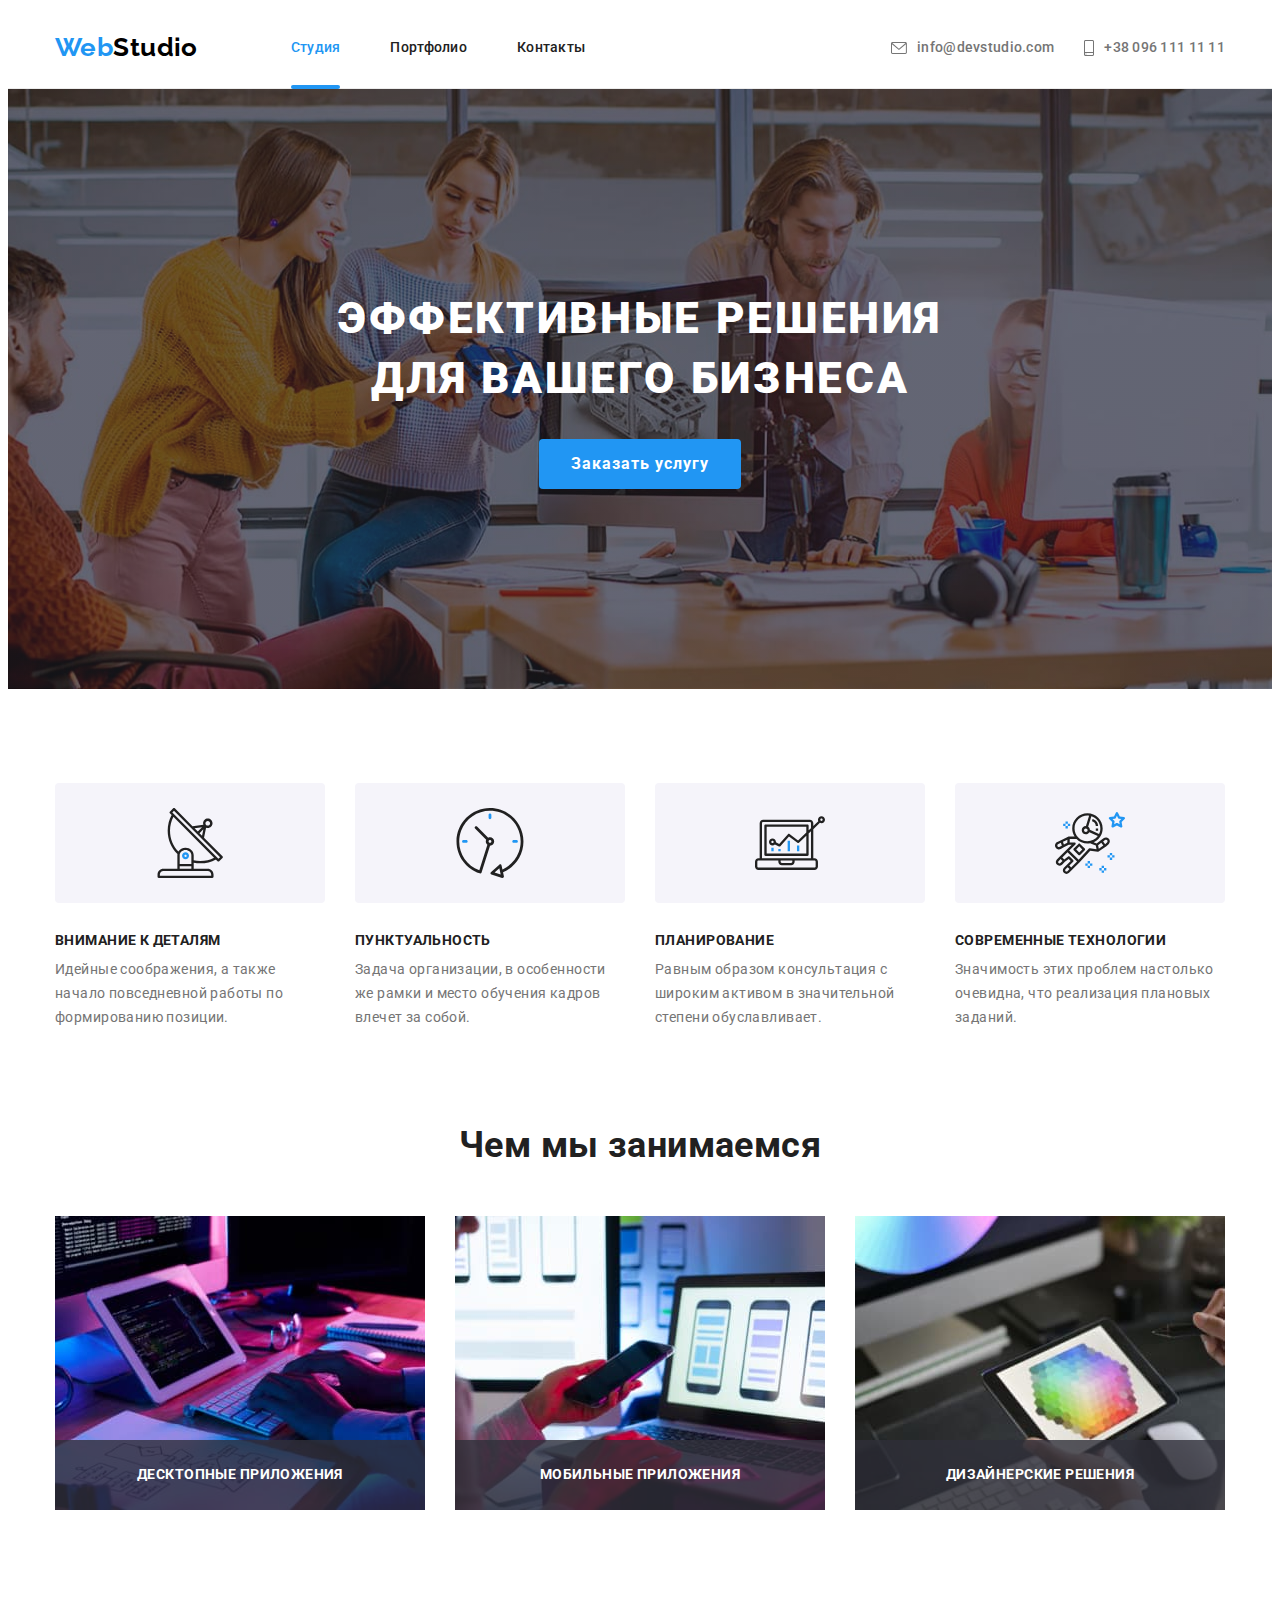
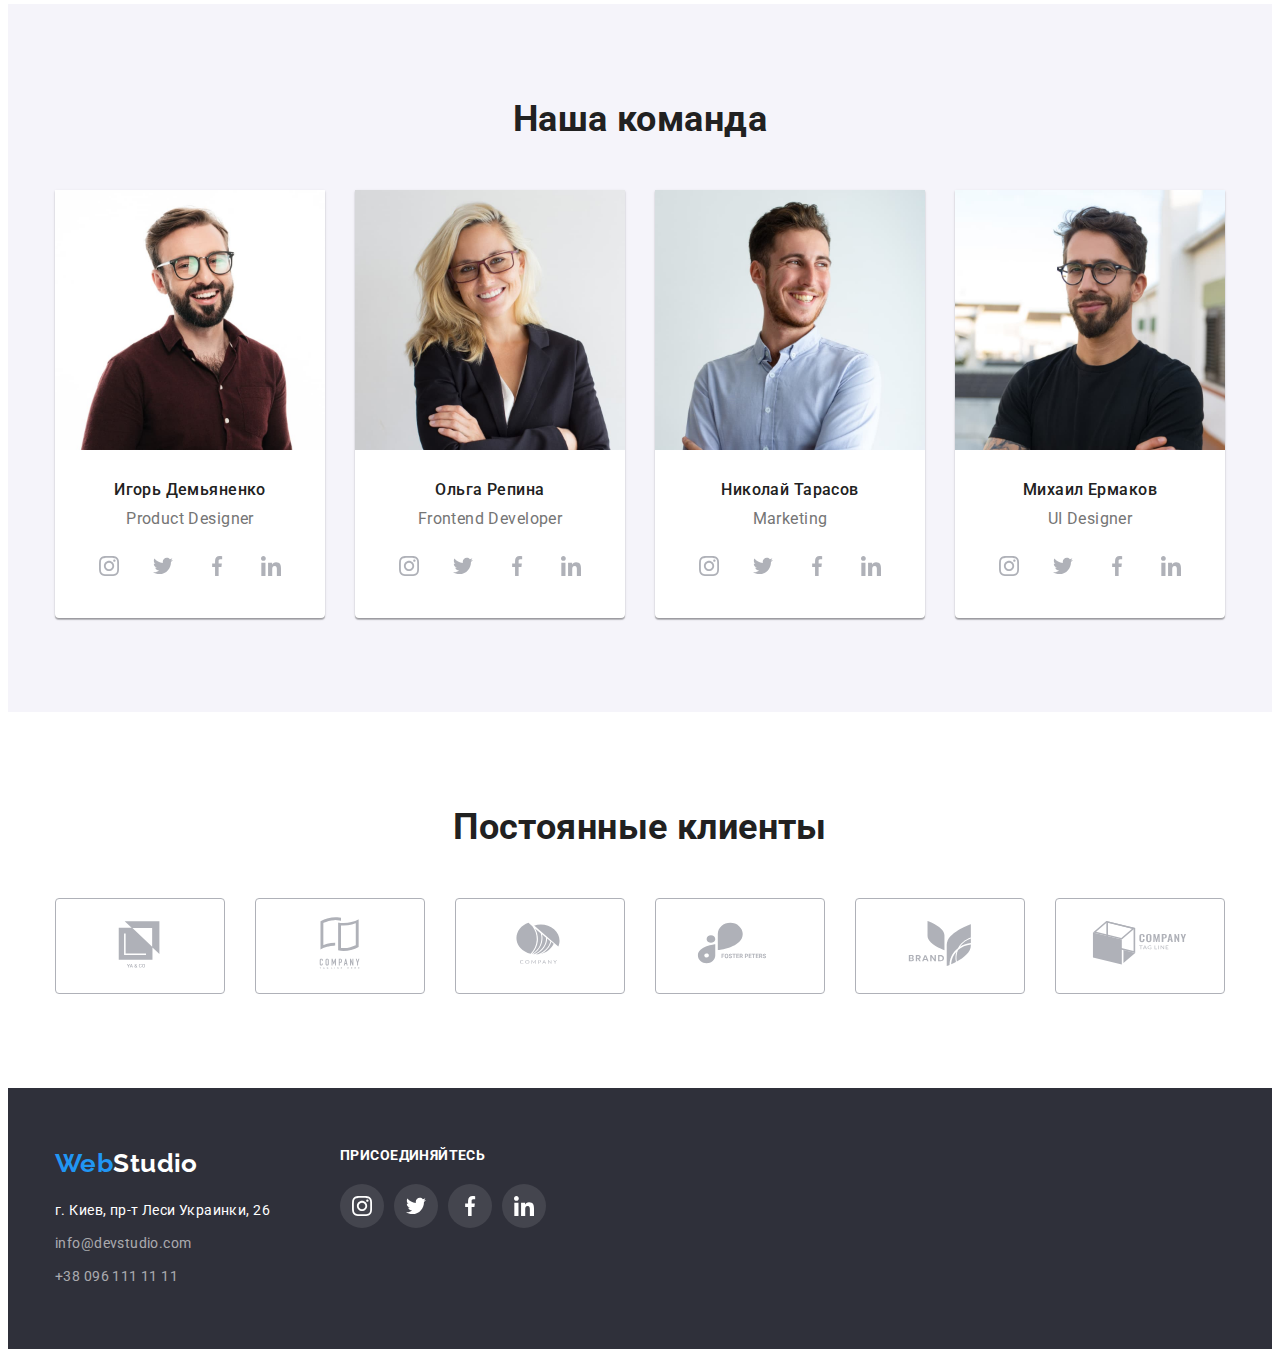
<file: index.html>
<!DOCTYPE html>
<html lang="ru">
  <head>
    <meta charset="UTF-8" />
    <meta http-equiv="X-UA-Compatible" content="IE=edge" />
    <meta name="viewport" content="width=device-width, initial-scale=1.0" />
    <title>Home Work-5</title>

    <!-- FONTS -->
    <link rel="preconnect" href="https://fonts.googleapis.com" />
    <link rel="preconnect" href="https://fonts.gstatic.com" crossorigin />
    <link
      href="https://fonts.googleapis.com/css2?family=Raleway:wght@700&family=Roboto:wght@400;500;700;900&display=swap"
      rel="stylesheet"
    />

    <!-- NOMALIZE -->
    <link
      rel="stylesheet"
      href="https://cdnjs.cloudflare.com/ajax/libs/modern-normalize/1.1.0/modern-normalize.min.css"
      integrity="sha512-wpPYUAdjBVSE4KJnH1VR1HeZfpl1ub8YT/NKx4PuQ5NmX2tKuGu6U/JRp5y+Y8XG2tV+wKQpNHVUX03MfMFn9Q=="
      crossorigin="anonymous"
      referrerpolicy="no-referrer"
    />
    <link rel="stylesheet" href="./css/styles.css" />
  </head>

  <body>
    <!-- header -->
    <header class="header">
      <div class="container">
        <div class="header-inner">
          <!-- nav -->
          <nav class="navigation">
            <a class="logo" href="./index.html" lang="en"
              >Web<span class="logo-header">Studio</span></a
            >
            <ul class="navigation-list list">
              <li class="navigation-item">
                <a class="navigation-link current" href="./index.html">Студия</a>
              </li>
              <li class="navigation-item">
                <a class="navigation-link" href="./portfolio.html">Портфолио</a>
              </li>
              <li class="navigation-item">
                <a class="navigation-link" href="#footer" title="контакти"
                  >Контакты</a
                >
              </li>
            </ul>
          </nav>
          <ul class="auth-nav list">
            <li class="auth-item">
              <a class="auth-link" href="mailto:info@devstudio.com">
                <svg class="auth-link-icon" width="16" height="12">
                  <use href="./images/icons.svg#icon-envelope"></use>
                </svg>
                info@devstudio.com
              </a>
            </li>
            <li class="auth-item">
              <a class="auth-link" href="tel:+380961111111">
                <svg class="auth-link-icon" width="10" height="16">
                  <use href="./images/icons.svg#icon-smartphone"></use>
                </svg>
                +38 096 111 11 11
              </a>
            </li>
          </ul>
        </div>
      </div>
    </header>
    <main>
      <!--section Hero -->
      <section class="hero">
        <div class="container">
          <div class="hero-inner">
            <h1 class="hero-title">
              Эффективные решения <br />
              для вашего бизнеса
            </h1>

            <button class="btn hero-btn" type="button" data-modal-open>
              Заказать услугу
            </button>
          </div>
        </div>
      </section>

      <!-- section specifics-->
      <section class="section specifics">
        <div class="container">
          <h2 class="visually-hidden">Особенности</h2>
          <ul class="specifics-list list">
            <li class="specifics-item">
              <div class="specifics-icon">
                <svg class="icon" width="70" height="70">
                  <use href="./images/icons.svg#icon-antenna"></use>
                </svg>
              </div>
              <h3 class="specifics-title">Внимание к деталям</h3>
              <p class="specifics-description">
                Идейные соображения, а также начало повседневной работы по
                формированию позиции.
              </p>
            </li>
            <li class="specifics-item">
              <div class="specifics-icon">
                <svg class="icon" width="70" height="70">
                  <use href="./images/icons.svg#icon-clock"></use>
                </svg>
              </div>
              <h3 class="specifics-title">Пунктуальность</h3>
              <p class="specifics-description">
                Задача организации, в особенности же рамки и место обучения
                кадров влечет за собой.
              </p>
            </li>
            <li class="specifics-item">
              <div class="specifics-icon">
                <svg class="icon" width="70" height="70">
                  <use href="./images/icons.svg#icon-diagram"></use>
                </svg>
              </div>
              <h3 class="specifics-title">Планирование</h3>
              <p class="specifics-description">
                Равным образом консультация с широким активом в значительной
                степени обуславливает.
              </p>
            </li>
            <li class="specifics-item">
              <div class="specifics-icon">
                <svg class="icon" width="70" height="70">
                  <use href="./images/icons.svg#icon-astronaut"></use>
                </svg>
              </div>
              <h3 class="specifics-title">Современные технологии</h3>
              <p class="specifics-description">
                Значимость этих проблем настолько очевидна, что реализация
                плановых заданий.
              </p>
            </li>
          </ul>
        </div>
      </section>

      <!-- what we do  -->
      <section class="section wedo">
        <div class="container">
          <h2 class="section-title">Чем мы занимаемся</h2>
          <ul class="wedo-list list">
            <li class="wedo-item">
              <a href="" class="wedo-link">
                <img
                  src="./images/img.jpg"
                  width="370"
                  height="294"
                  alt="Фото 1 Чем мы занимаемся"
                />
                <div class="wedo-link-description">
                  <h3 class="wedo-link-text">Десктопные приложения</h3>
                </div>
              </a>
            </li>
            <li class="wedo-item">
              <a href="" class="wedo-link">
                <img
                  src="./images/img-1.jpg"
                  width="370"
                  height="294"
                  alt="Фото 2 Чем мы занимаемся"
                />
                <div class="wedo-link-description">
                  <h3 class="wedo-link-text">Мобильные приложения</h3>
                </div>
              </a>
            </li>
            <li class="wedo-item">
              <a href="" class="wedo-link">
                <img
                  src="./images/img-2.jpg"
                  width="370"
                  height="294"
                  alt="Фото 3 Чем мы занимаемся"
                />
                <div class="wedo-link-description">
                  <h3 class="wedo-link-text">Дизайнерские решения</h3>
                </div>
              </a>
            </li>
          </ul>
        </div>
      </section>

      <!-- section team -->
      <section class="section team">
        <div class="container">
          <h2 class="section-title">Наша команда</h2>
          <ul class="team-list list">
            <li class="team-item">
              <img
                class="foto"
                src="./images/team/img.jpg"
                width="270"
                height="260"
                alt="Игорь Демьяненко"
              />
              <div class="team-content">
                <h3 class="team-name">Игорь Демьяненко</h3>
                <p class="team-position" lang="en">Product Designer</p>
                <ul class="soc-list list">
                  <li class="soc-item">
                    <a
                      href="https://www.instagram.com"
                      target="_blank"
                      class="soc-link"
                    >
                      <svg class="team-link-icon" width="20" height="20">
                        <use href="./images/icons.svg#icon-instagram"></use>
                      </svg>
                    </a>
                  </li>
                  <li class="soc-item">
                    <a
                      href="https://twitter.com"
                      target="_blank"
                      class="soc-link"
                    >
                      <svg class="team-link-icon" width="20" height="20">
                        <use href="./images/icons.svg#icon-twitter"></use>
                      </svg>
                    </a>
                  </li>
                  <li class="soc-item">
                    <a
                      href="https://www.facebook.com"
                      target="_blank"
                      class="soc-link"
                    >
                      <svg class="team-link-icon" width="20" height="20">
                        <use href="./images/icons.svg#icon-facebook"></use>
                      </svg>
                    </a>
                  </li>
                  <li class="soc-item">
                    <a
                      href="https://www.linkedin.com"
                      target="_blank"
                      class="soc-link"
                    >
                      <svg class="team-link-icon" width="20" height="20">
                        <use href="./images/icons.svg#icon-linkedin"></use>
                      </svg>
                    </a>
                  </li>
                </ul>
              </div>
            </li>
            <li class="team-item">
              <img
                class="foto"
                src="./images/team/img-1.jpg"
                width="270"
                height="260"
                alt="Ольга Репина"
              />
              <div class="team-content">
                <h3 class="team-name">Ольга Репина</h3>
                <p class="team-position" lang="en">Frontend Developer</p>
                <ul class="soc-list list">
                  <li class="soc-item">
                    <a
                      href="https://www.instagram.com"
                      target="_blank"
                      class="soc-link"
                    >
                      <svg class="team-link-icon" width="20" height="20">
                        <use href="./images/icons.svg#icon-instagram"></use>
                      </svg>
                    </a>
                  </li>
                  <li class="soc-item">
                    <a
                      href="https://twitter.com"
                      target="_blank"
                      class="soc-link"
                    >
                      <svg class="team-link-icon" width="20" height="20">
                        <use href="./images/icons.svg#icon-twitter"></use>
                      </svg>
                    </a>
                  </li>
                  <li class="soc-item">
                    <a
                      href="https://www.facebook.com"
                      target="_blank"
                      class="soc-link"
                    >
                      <svg class="team-link-icon" width="20" height="20">
                        <use href="./images/icons.svg#icon-facebook"></use>
                      </svg>
                    </a>
                  </li>
                  <li class="soc-item">
                    <a
                      href="https://www.linkedin.com"
                      target="_blank"
                      class="soc-link"
                    >
                      <svg class="team-link-icon" width="20" height="20">
                        <use href="./images/icons.svg#icon-linkedin"></use>
                      </svg>
                    </a>
                  </li>
                </ul>
              </div>
            </li>
            <li class="team-item">
              <img
                class="foto"
                src="./images/team/img-2.jpg"
                width="270"
                height="260"
                alt="Николай Тарасов"
              />
              <div class="team-content">
                <h3 class="team-name">Николай Тарасов</h3>
                <p class="team-position" lang="en">Marketing</p>
                <ul class="soc-list list">
                  <li class="soc-item">
                    <a
                      href="https://www.instagram.com"
                      target="_blank"
                      class="soc-link"
                    >
                      <svg class="team-link-icon" width="20" height="20">
                        <use href="./images/icons.svg#icon-instagram"></use>
                      </svg>
                    </a>
                  </li>
                  <li class="soc-item">
                    <a
                      href="https://twitter.com"
                      target="_blank"
                      class="soc-link"
                    >
                      <svg class="team-link-icon" width="20" height="20">
                        <use href="./images/icons.svg#icon-twitter"></use>
                      </svg>
                    </a>
                  </li>
                  <li class="soc-item">
                    <a
                      href="https://www.facebook.com"
                      target="_blank"
                      class="soc-link"
                    >
                      <svg class="team-link-icon" width="20" height="20">
                        <use href="./images/icons.svg#icon-facebook"></use>
                      </svg>
                    </a>
                  </li>
                  <li class="soc-item">
                    <a
                      href="https://www.linkedin.com"
                      target="_blank"
                      class="soc-link"
                    >
                      <svg class="team-link-icon" width="20" height="20">
                        <use href="./images/icons.svg#icon-linkedin"></use>
                      </svg>
                    </a>
                  </li>
                </ul>
              </div>
            </li>
            <li class="team-item">
              <img
                class="foto"
                src="./images/team/img-3.jpg"
                width="270"
                height="260"
                alt="Михаил Ермаков"
              />
              <div class="team-content">
                <h3 class="team-name">Михаил Ермаков</h3>
                <p class="team-position" lang="en">UI Designer</p>
                <ul class="soc-list list">
                  <li class="soc-item">
                    <a
                      href="https://www.instagram.com"
                      target="_blank"
                      class="soc-link"
                    >
                      <svg class="team-link-icon" width="20" height="20">
                        <use href="./images/icons.svg#icon-instagram"></use>
                      </svg>
                    </a>
                  </li>
                  <li class="soc-item">
                    <a
                      href="https://twitter.com"
                      target="_blank"
                      class="soc-link"
                    >
                      <svg class="team-link-icon" width="20" height="20">
                        <use href="./images/icons.svg#icon-twitter"></use>
                      </svg>
                    </a>
                  </li>
                  <li class="soc-item">
                    <a
                      href="https://www.facebook.com"
                      target="_blank"
                      class="soc-link"
                    >
                      <svg class="team-link-icon" width="20" height="20">
                        <use href="./images/icons.svg#icon-facebook"></use>
                      </svg>
                    </a>
                  </li>
                  <li class="soc-item">
                    <a
                      href="https://www.linkedin.com"
                      target="_blank"
                      class="soc-link"
                    >
                      <svg class="team-link-icon" width="20" height="20">
                        <use href="./images/icons.svg#icon-linkedin"></use>
                      </svg>
                    </a>
                  </li>
                </ul>
              </div>
            </li>
          </ul>
        </div>
      </section>

      <!-- Customers -->
      <section class="customers section">
        <div class="container">
          <h2 class="section-title">Постоянные клиенты</h2>
          <ul class="customers-list list">
            <li class="customers-item">
              <a href="#" class="customers-link">
                <svg class="team-link-icon" width="106" height="60">
                  <use href="./images/icons.svg#icon-Logo1"></use>
                </svg>
              </a>
            </li>
            <li class="customers-item">
              <a href="#" class="customers-link">
                <svg class="team-link-icon" width="106" height="60">
                  <use href="./images/icons.svg#icon-Logo2"></use>
                </svg>
              </a>
            </li>
            <li class="customers-item">
              <a href="#" class="customers-link">
                <svg class="team-link-icon" width="106" height="60">
                  <use href="./images/icons.svg#icon-Logo3"></use>
                </svg>
              </a>
            </li>
            <li class="customers-item">
              <a href="#" class="customers-link">
                <svg class="team-link-icon" width="106" height="60">
                  <use href="./images/icons.svg#icon-Logo4"></use>
                </svg>
              </a>
            </li>
            <li class="customers-item">
              <a href="#" class="customers-link">
                <svg class="team-link-icon" width="106" height="60">
                  <use href="./images/icons.svg#icon-Logo5"></use>
                </svg>
              </a>
            </li>
            <li class="customers-item">
              <a href="#" class="customers-link">
                <svg class="team-link-icon" width="106" height="60">
                  <use href="./images/icons.svg#icon-Logo6"></use>
                </svg>
              </a>
            </li>
          </ul>
        </div>
      </section>
    </main>

    <!-- footer -->
    <footer class="footer" id="footer">
      <div class="footer-container container">
        <div class="footer-address">
          <a class="logo" href="./index.html"
            >Web<span class="logo-footer">Studio</span></a
          >
          <address class="address">
            <a
              class="link"
              href="https://goo.gl/maps/6HANdDSxnNxps1i66"
              target="_blank"
              >г. Киев, пр-т Леси Украинки, 26</a
            >
            <ul class="footer-list list">
              <li class="item">
                <a class="link" href="mailto:info@devstudio.com"
                  >info@devstudio.com</a
                >
              </li>
              <li class="item">
                <a class="link" href="tel:+380961111111">+38 096 111 11 11</a>
              </li>
            </ul>
          </address>
        </div>
        <div class="footer-soc">
          <b class="footer-soc-text">присоединяйтесь</b>
          <ul class="soc-list list">
            <li class="soc-item">
              <a
                href="https://www.instagram.com"
                target="_blank"
                class="soc-link"
              >
                <svg class="team-link-icon" width="20" height="20">
                  <use href="./images/icons.svg#icon-instagram"></use>
                </svg>
              </a>
            </li>
            <li class="soc-item">
              <a href="https://twitter.com" target="_blank" class="soc-link">
                <svg class="team-link-icon" width="20" height="20">
                  <use href="./images/icons.svg#icon-twitter"></use>
                </svg>
              </a>
            </li>
            <li class="soc-item">
              <a
                href="https://www.facebook.com"
                target="_blank"
                class="soc-link"
              >
                <svg class="team-link-icon" width="20" height="20">
                  <use href="./images/icons.svg#icon-facebook"></use>
                </svg>
              </a>
            </li>
            <li class="soc-item">
              <a
                href="https://www.linkedin.com"
                target="_blank"
                class="soc-link"
              >
                <svg class="team-link-icon" width="20" height="20">
                  <use href="./images/icons.svg#icon-linkedin"></use>
                </svg>
              </a>
            </li>
          </ul>
        </div>
      </div>
    </footer>

    <!-- MODAL -->
    <div class="modal-backdrop is-hidden" data-modal>
      <div class="modal">
        <button class="modal-close" data-modal-close>
          <svg class="modal-close-icon" width="18" height="18">
            <use href="./images/icons.svg#icon-close"></use>
          </svg>
        </button>
      </div>
    </div>

    <!-- JS -->
    <script src="./js/modal.js"></script>
  </body>
</html>
</file>
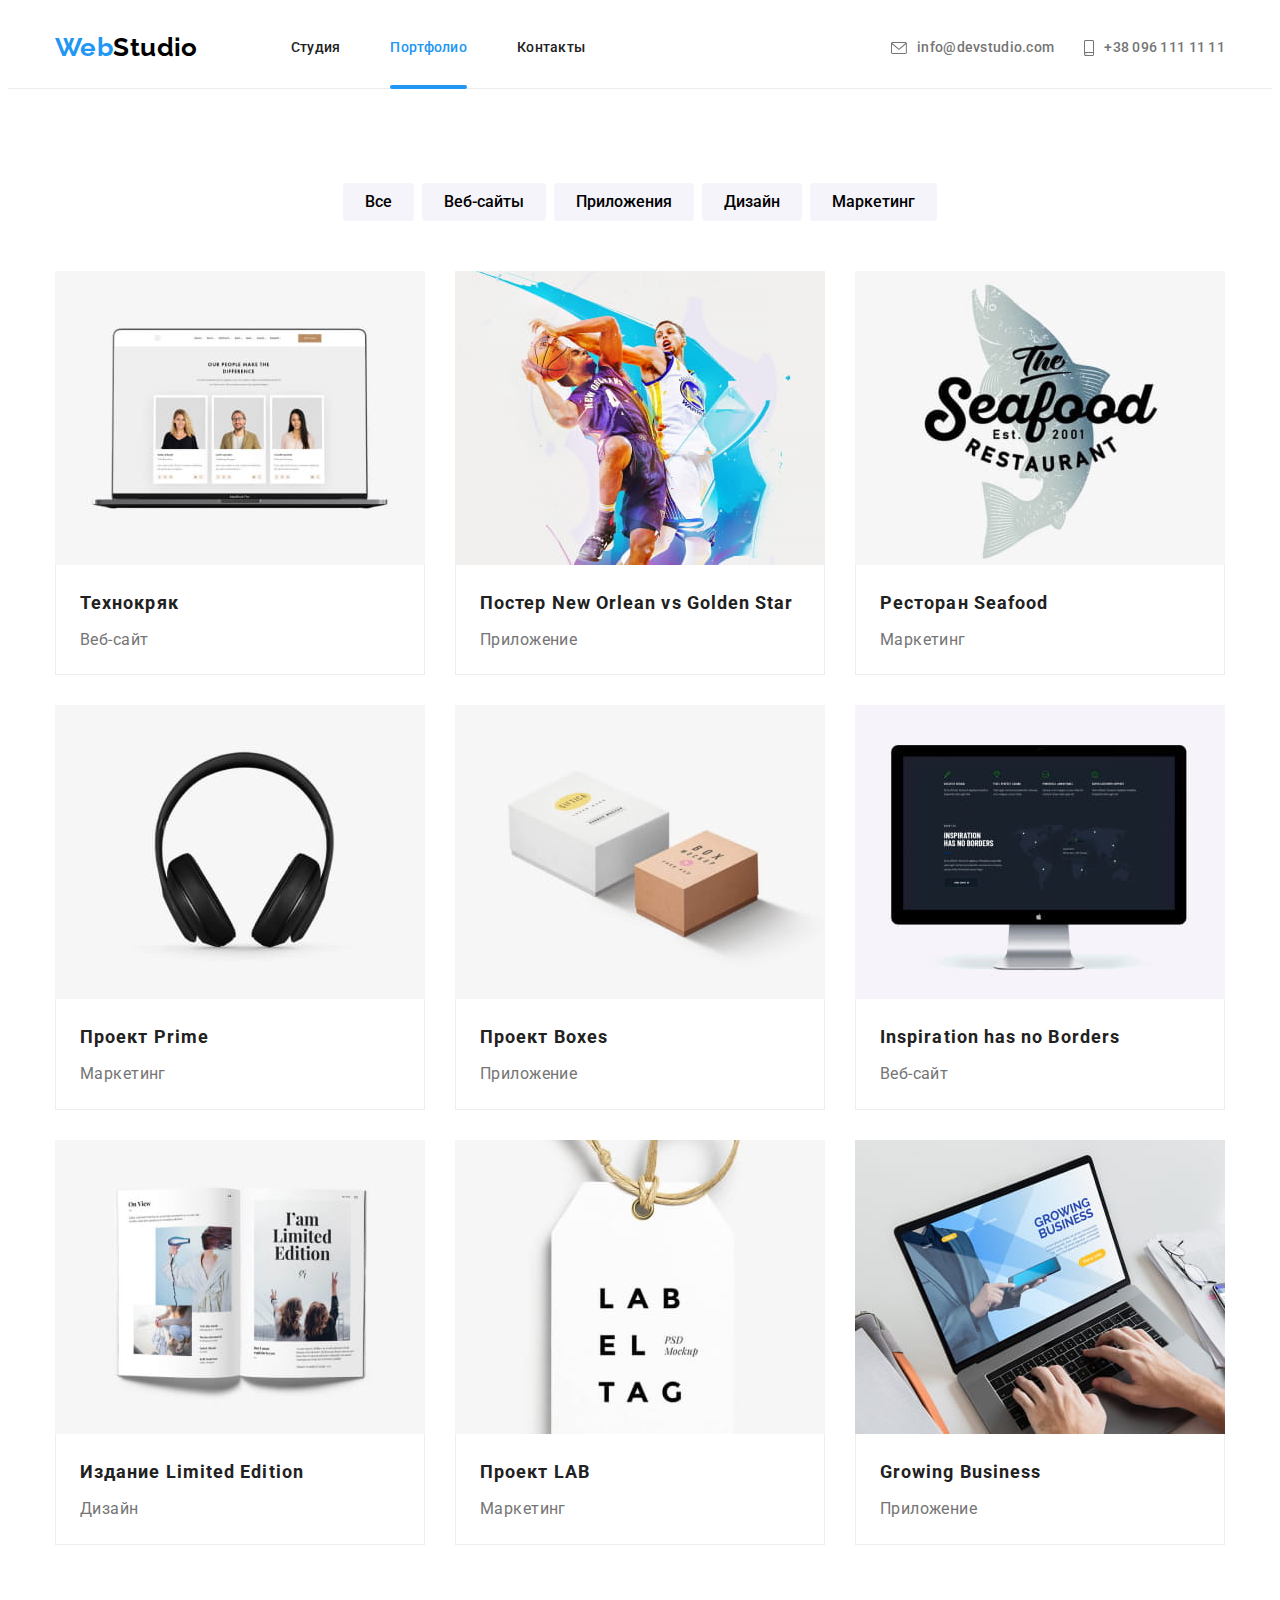
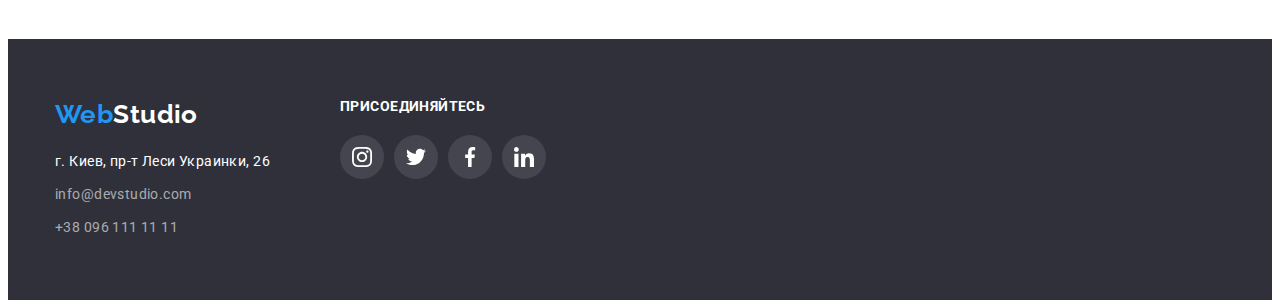
<file: portfolio.html>
<!DOCTYPE html>
<html lang="ru">
  <head>
    <meta charset="UTF-8" />
    <meta http-equiv="X-UA-Compatible" content="IE=edge" />
    <meta name="viewport" content="width=device-width, initial-scale=1.0" />
    <!-- fonts -->
    <link rel="preconnect" href="https://fonts.googleapis.com" />
    <link rel="preconnect" href="https://fonts.gstatic.com" crossorigin />
    <link
      href="https://fonts.googleapis.com/css2?family=Raleway:wght@700&family=Roboto:wght@400;500;700;900&display=swap"
      rel="stylesheet"
    />
    <link
      rel="stylesheet"
      href="https://cdnjs.cloudflare.com/ajax/libs/modern-normalize/1.1.0/modern-normalize.min.css"
      integrity="sha512-wpPYUAdjBVSE4KJnH1VR1HeZfpl1ub8YT/NKx4PuQ5NmX2tKuGu6U/JRp5y+Y8XG2tV+wKQpNHVUX03MfMFn9Q=="
      crossorigin="anonymous"
      referrerpolicy="no-referrer"
    />
    <title>Portfolio</title>
    <link rel="stylesheet" href="./css/styles.css" />
  </head>

  <body>
    <!-- header -->
    <header class="header">
      <div class="container">
        <div class="header-inner">
          <!-- nav -->
          <nav class="navigation">
            <a class="logo" href="./index.html" title="web studio" lang="en"
              >Web<span class="logo-header">Studio</span></a
            >
            <ul class="navigation-list list">
              <li class="navigation-item">
                <a class="navigation-link" href="./index.html">Студия</a>
              </li>
              <li class="navigation-item">
                <a class="navigation-link current" href="./portfolio.html">Портфолио</a>
              </li>
              <li class="navigation-item">
                <a class="navigation-link" href="#footer" title="контакти"
                  >Контакты</a
                >
              </li>
            </ul>
          </nav>
          <ul class="auth-nav list">
            <li class="auth-item">
              <a class="auth-link" href="mailto:info@devstudio.com">
                <svg class="auth-link-icon" width="16" height="12">
                  <use href="./images/icons.svg#icon-envelope"></use>
                </svg>
                info@devstudio.com
              </a>
            </li>
            <li class="auth-item">
              <a class="auth-link" href="tel:+380961111111">
                <svg class="auth-link-icon" width="10" height="16">
                  <use href="./images/icons.svg#icon-smartphone"></use>
                </svg>
                +38 096 111 11 11
              </a>
            </li>
          </ul>
        </div>
      </div>
    </header>
    <!-- main -->
    <main>
      <!-- section portfolio -->
      <section class="portfolio section">
        <div class="container">
          <!-- menu button -->
          <h2 hidden>Портфолио</h2>
          <menu class="portfolio-menu list">
            <li class="menu-item">
              <button class="btn portfolio-btn" type="button">Все</button>
            </li>
            <li class="menu-item">
              <button class="btn portfolio-btn" type="button">Веб-сайты</button>
            </li>
            <li class="menu-item">
              <button class="btn portfolio-btn" type="button">
                Приложения
              </button>
            </li>
            <li class="menu-item">
              <button class="btn portfolio-btn" type="button">Дизайн</button>
            </li>
            <li class="menu-item">
              <button class="btn portfolio-btn" type="button">Маркетинг</button>
            </li>
          </menu>

          <!-- list portfolio -->
          <ul class="portfolio-list list">
            <li class="portfolio-item">
              <a href="" class="portfolio-link">
                <div class="img-wrapper">
                  <img
                    class="portfolio-img-work"
                    src="./images/porfolio/img.jpg"
                    width="370"
                    height="294"
                    alt="Технокряк"
                  />
                  <div class="portfolio-overlay">
                    <p>
                      Ресурс предлагает комплексные предложения с разным уровнем
                      функционала и сервисов. Все это позволит посетителю
                      получить исчерпывающие сведения о компании или частном
                      лице.
                    </p>
                  </div>
                </div>
                <div class="portfolio-content">
                  <h3 class="portfolio-name-work">Технокряк</h3>
                  <p class="portfolio-description">Веб-сайт</p>
                </div>
              </a>
            </li>
            <li class="portfolio-item">
              <a href="" class="portfolio-link">
                <div class="img-wrapper">
                  <img
                    class="portfolio-img-work"
                    src="./images/porfolio/img-1.jpg"
                    width="370"
                    height="294"
                    alt="Постер Новый Орлеан против Золотой Звезды"
                  />
                  <div class="portfolio-overlay">
                    <p>
                      Ресурс предлагает комплексные предложения с разным уровнем
                      функционала и сервисов. Все это позволит посетителю
                      получить исчерпывающие сведения о компании или частном
                      лице.
                    </p>
                  </div>
                </div>
                <div class="portfolio-content">
                  <h3 class="portfolio-name-work" lang="ru en">
                    Постер New Orlean vs Golden Star
                  </h3>
                  <p class="portfolio-description">Приложение</p>
                </div>
              </a>
            </li>
            <li class="portfolio-item">
              <a href="" class="portfolio-link">
                <div class="img-wrapper">
                  <img
                    class="portfolio-img-work"
                    src="./images/porfolio/img-2.jpg"
                    width="370"
                    height="294"
                    alt="Ресторан Морепродукты"
                  />
                  <div class="portfolio-overlay">
                    <p>
                      Ресурс предлагает комплексные предложения с разным уровнем
                      функционала и сервисов. Все это позволит посетителю
                      получить исчерпывающие сведения о компании или частном
                      лице.
                    </p>
                  </div>
                </div>
                <div class="portfolio-content">
                  <h3 class="portfolio-name-work" lang="ru en">
                    Ресторан Seafood
                  </h3>
                  <p class="portfolio-description">Маркетинг</p>
                </div>
              </a>
            </li>
            <li class="portfolio-item">
              <a href="" class="portfolio-link">
                <div class="img-wrapper">
                  <img
                    class="portfolio-img-work"
                    src="./images/porfolio/img-3.jpg"
                    width="370"
                    height="294"
                    alt="Проект основной"
                  />
                  <div class="portfolio-overlay">
                    <p>
                      Ресурс предлагает комплексные предложения с разным уровнем
                      функционала и сервисов. Все это позволит посетителю
                      получить исчерпывающие сведения о компании или частном
                      лице.
                    </p>
                  </div>
                </div>
                <div class="portfolio-content">
                  <h3 class="portfolio-name-work" lang="ru en">Проект Prime</h3>
                  <p class="portfolio-description">Маркетинг</p>
                </div>
              </a>
            </li>
            <li class="portfolio-item">
              <a href="" class="portfolio-link">
                <div class="img-wrapper">
                  <img
                    class="portfolio-img-work"
                    src="./images/porfolio/img-4.jpg"
                    width="370"
                    height="294"
                    alt="Проект Коробки"
                  />
                  <div class="portfolio-overlay">
                    <p>
                      Ресурс предлагает комплексные предложения с разным уровнем
                      функционала и сервисов. Все это позволит посетителю
                      получить исчерпывающие сведения о компании или частном
                      лице.
                    </p>
                  </div>
                </div>
                <div class="portfolio-content">
                  <h3 class="portfolio-name-work" lang="ru en">Проект Boxes</h3>
                  <p class="portfolio-description">Приложение</p>
                </div>
              </a>
            </li>
            <li class="portfolio-item">
              <a href="" class="portfolio-link">
                <div class="img-wrapper">
                  <img
                    class="portfolio-img-work"
                    src="./images/porfolio/img-5.jpg"
                    width="370"
                    height="294"
                    alt="Вдохновение не имеет границ"
                  />
                  <div class="portfolio-overlay">
                    <p>
                      Ресурс предлагает комплексные предложения с разным уровнем
                      функционала и сервисов. Все это позволит посетителю
                      получить исчерпывающие сведения о компании или частном
                      лице.
                    </p>
                  </div>
                </div>
                <div class="portfolio-content">
                  <h3 class="portfolio-name-work" lang="en">
                    Inspiration has no Borders
                  </h3>
                  <p class="portfolio-description">Веб-сайт</p>
                </div>
              </a>
            </li>
            <li class="portfolio-item">
              <a href="" class="portfolio-link">
                <div class="img-wrapper">
                  <img
                    class="portfolio-img-work"
                    src="./images/porfolio/img-6.jpg"
                    width="370"
                    height="294"
                    alt="Издание Ограниченный выпуск"
                  />
                  <div class="portfolio-overlay">
                    <p>
                      Ресурс предлагает комплексные предложения с разным уровнем
                      функционала и сервисов. Все это позволит посетителю
                      получить исчерпывающие сведения о компании или частном
                      лице.
                    </p>
                  </div>
                </div>
                <div class="portfolio-content">
                  <h3 class="portfolio-name-work" lang="ru en">
                    Издание Limited Edition
                  </h3>
                  <p class="portfolio-description">Дизайн</p>
                </div>
              </a>
            </li>
            <li class="portfolio-item">
              <a href="" class="portfolio-link">
                <div class="img-wrapper">
                  <img
                    class="portfolio-img-work"
                    src="./images/porfolio/img-7.jpg"
                    width="370"
                    height="294"
                    alt="Проект LAB"
                  />
                  <div class="portfolio-overlay">
                    <p>
                      Ресурс предлагает комплексные предложения с разным уровнем
                      функционала и сервисов. Все это позволит посетителю
                      получить исчерпывающие сведения о компании или частном
                      лице.
                    </p>
                  </div>
                </div>
                <div class="portfolio-content">
                  <h3 class="portfolio-name-work">Проект LAB</h3>
                  <p class="portfolio-description">Маркетинг</p>
                </div>
              </a>
            </li>
            <li class="portfolio-item">
              <a href="" class="portfolio-link">
                <div class="img-wrapper">
                  <img
                    class="portfolio-img-work"
                    src="./images/porfolio/img-8.jpg"
                    width="370"
                    height="294"
                    alt="Растущий бизнес"
                  />
                  <div class="portfolio-overlay">
                    <p>
                      Ресурс предлагает комплексные предложения с разным уровнем
                      функционала и сервисов. Все это позволит посетителю
                      получить исчерпывающие сведения о компании или частном
                      лице.
                    </p>
                  </div>
                </div>
                <div class="portfolio-content">
                  <h3 class="portfolio-name-work" lang="en">
                    Growing Business
                  </h3>
                  <p class="portfolio-description">Приложение</p>
                </div>
              </a>
            </li>
          </ul>
        </div>
      </section>
    </main>

    <!-- footer -->
    <footer class="footer" id="footer">
      <div class="footer-container container">
        <div class="footer-address">
          <a class="logo" href="./index.html"
            >Web<span class="logo-footer">Studio</span></a
          >
          <address class="address">
            <a
              class="link"
              href="https://goo.gl/maps/6HANdDSxnNxps1i66"
              target="_blank"
              >г. Киев, пр-т Леси Украинки, 26</a
            >
            <ul class="footer-list list">
              <li class="item">
                <a class="link" href="mailto:info@devstudio.com"
                  >info@devstudio.com</a
                >
              </li>
              <li class="item">
                <a class="link" href="tel:+380961111111">+38 096 111 11 11</a>
              </li>
            </ul>
          </address>
        </div>
        <div class="footer-soc">
          <b class="footer-soc-text">присоединяйтесь</b>
          <ul class="soc-list list">
            <li class="soc-item">
              <a
                href="https://www.instagram.com"
                target="_blank"
                class="soc-link"
              >
                <svg class="team-link-icon" width="20" height="20">
                  <use href="./images/icons.svg#icon-instagram"></use>
                </svg>
              </a>
            </li>
            <li class="soc-item">
              <a href="https://twitter.com" target="_blank" class="soc-link">
                <svg class="team-link-icon" width="20" height="20">
                  <use href="./images/icons.svg#icon-twitter"></use>
                </svg>
              </a>
            </li>
            <li class="soc-item">
              <a
                href="https://www.facebook.com"
                target="_blank"
                class="soc-link"
              >
                <svg class="team-link-icon" width="20" height="20">
                  <use href="./images/icons.svg#icon-facebook"></use>
                </svg>
              </a>
            </li>
            <li class="soc-item">
              <a
                href="https://www.linkedin.com"
                target="_blank"
                class="soc-link"
              >
                <svg class="team-link-icon" width="20" height="20">
                  <use href="./images/icons.svg#icon-linkedin"></use>
                </svg>
              </a>
            </li>
          </ul>
        </div>
      </div>
    </footer>
  </body>
</html>
</file>
<file: css/styles.css>
:root {
  --primary-tex-color: #212121;
  --secondary-tex-color: #757575;
  --accent-color-white: #ffffff;
  --accent-color: #2196f3;
  --icon-color: #afb1b8;

  --primary-background: #ffffff;
  --secondary-background: #f5f4fa;
  --background: #2f303a;
  --backgroundcolor-btn: #2196f3;
  --backgroundcolor-btn-hover: #188ce8;
  --border-radius-btn: 4px;
}
html {
  box-sizing: border-box;
  scroll-behavior: smooth;
}
*,
*::after,
*::before {
  box-sizing: inherit;
}
body {
  font-family: "Roboto", sans-serif;
  font-size: 14px;
  line-height: 1.14; /*16px****/
  letter-spacing: 0.03em;
  color: var(--primary-tex-color);

  background-color: var(--primary-background);
}
h1,
h2,
h3,
h4,
h5,
h6,
p {
  margin: 0;
}

img {
  display: block;
  width: 100%;
}
.visually-hidden {
  position: absolute;
  width: 1px;
  height: 1px;
  margin: -1px;
  border: 0;
  padding: 0;

  white-space: nowrap;
  clip-path: inset(50%);
  clip: rect(0 0 0 0);
  overflow: hidden;
}
.list {
  list-style: none;
  margin: 0;
  padding: 0;
}
.container {
  width: 1200px;
  padding-left: 15px;
  padding-right: 15px;
  margin: 0 auto;
}
.section {
  padding-top: 94px;
  padding-bottom: 94px;
}
.section-title {
  margin-bottom: 50px;

  font-weight: 700;
  font-size: 36px;
  line-height: 1.17;
  text-align: center;
}
.btn {
  font-family: inherit;
  font-size: 16px;
  text-align: center;

  background-color: var(--secondary-background);
  border-radius: var(--border-radius-btn);
  cursor: pointer;
  border: none;
}

/* HEADER ******************************************************/
.header {
  border-bottom: 1px solid #ececec;
}
.header-inner,
.navigation {
  display: flex;
  align-items: center;
}

.logo {
  margin-right: 93px;
  font-family: "Raleway", sans-serif;
  font-weight: 700;
  font-size: 26px;
  line-height: 1.2;
  color: var(--accent-color);
  text-decoration: none;
}
.logo-header {
  color: #000000;
  text-decoration: none;
}

/* navigation ******************************/
.navigation-list {
  display: flex;
}
.navigation-item {
  position: relative;
  margin-right: 50px;
}
.navigation-item:last-child {
  margin-right: 0;
}

.navigation-link::after {
  content: "";
  display: block;
  opacity: 0;
  position: absolute;
  bottom: -1px;
  width: 100%;
  height: 4px;
  background-color: #2196f3;
  border-radius: 2px;

  transition: opacity 250ms;
  transition-timing-function: cubic-bezier(0.4, 0, 0.2, 1);
}
.navigation-link.current::after {
  opacity: 1;
}
.navigation-link:hover::after,
.navigation-link:focus::after {
  opacity: 1;
}

.navigation-link {
  display: inline-block;
  padding-top: 32px;
  padding-bottom: 32px;
  font-weight: 500;
  letter-spacing: 0.02em;
  color: var(--primary-tex-color);
  text-decoration: none;

  transition: color 250ms, background-color 5s;
  transition-timing-function: cubic-bezier(0.4, 0, 0.2, 1);
}

/* auth ************************************/
.auth-nav.list {
  display: flex;
  margin-left: auto;
}

.auth-item:first-child {
  margin-right: 30px;
}

.auth-link {
  display: flex;
  align-items: center;

  font-weight: 500;
  letter-spacing: 0.02em;
  color: var(--secondary-tex-color);
  text-decoration: none;

  transition: color 250ms;
  transition-timing-function: cubic-bezier(0.4, 0, 0.2, 1);
}

.auth-link-icon {
  fill: currentColor;
  margin-right: 10px;

  transition: transform 250ms;
  transition-timing-function: cubic-bezier(0.4, 0, 0.2, 1);
}

.navigation-link:hover,
.navigation-link:focus,
.auth-link:hover,
.auth-link:focus {
  color: var(--accent-color);
}
.auth-link:hover .auth-link-icon,
.auth-link:hover .auth-link-icon {
  transform: scale(1.2);
}
.current {
  color: var(--accent-color);
}
/* HERO *************************************************************************/
.hero {
  /* max-width: 1600px;
  margin: 0 auto; */

  background: linear-gradient(rgba(47, 48, 58, 0.4), rgba(47, 48, 58, 0.4)),
    url(../images/hero.jpg);
  background-repeat: no-repeat;
  background-size: 1600px;
  background-position: center;
}
.hero-inner {
  padding-top: 200px;
  padding-bottom: 200px;
  text-align: center;
}
.hero-title {
  margin-bottom: 30px;
  font-weight: 900;
  font-size: 44px;
  line-height: 1.36;
  letter-spacing: 0.06em;
  text-transform: uppercase;
  color: var(--accent-color-white);
}

.hero-btn {
  padding: 10px 32px;

  font-weight: 700;
  line-height: 1.87;
  letter-spacing: 0.06em;
  color: var(--accent-color-white);
  background-color: var(--backgroundcolor-btn);

  transition: background-color 250ms;
  transition-timing-function: cubic-bezier(0.4, 0, 0.2, 1);
}
.hero-btn:hover,
.hero-btn:focus {
  background-color: var(--backgroundcolor-btn-hover);
}

/* specifics **************************************************************************/
.specifics-list {
  display: flex;
  column-gap: 30px;
}
.specifics-item {
  max-width: 270px;

  /* flex-basis: calc(100% / 4 - 30px); */
  /* height: 100px;
  overflow: auto; */
}

.specifics-icon {
  height: 120px;
  display: flex;
  justify-content: center;
  align-items: center;
  margin-bottom: 30px;
  background: #f5f4fa;
  border-radius: 4px;
}

.specifics-title {
  margin-bottom: 10px;

  font-weight: 700;
  font-size: 14px;
  text-transform: uppercase;
}
.specifics-description {
  line-height: 1.7;
  color: var(--secondary-tex-color);
  overflow: hidden;
}

/* wedo **************************************************************************/
.wedo {
  padding-top: 0;
}
.wedo-list {
  display: flex;
  flex-wrap: wrap;
  column-gap: 30px;
  row-gap: 30px;
  /* margin-right: -30px; */
  /* margin-top: -30px; */
}
.wedo-item {
  position: relative;
  width: calc((100% - 60px) / 3);
  /* flex-basis: calc((100% - 60px) / 3); */
  /* margin-right: 30px; */
  /* margin-top: 30px; */
}
.wedo-link {
  color: #fff;
  text-decoration: none;
}

.wedo-link-description {
  position: absolute;
  bottom: 0;

  width: 100%;
  height: 70px;
  display: flex;
  justify-content: center;
  align-items: center;
  background-color: rgba(47, 48, 58, 0.8);
}
.wedo-link-text {
  font-weight: 700;
  font-size: 14px;
  line-height: 1.14;
  letter-spacing: 0.03em;
  text-transform: uppercase;
}
/* .wedo a::after {
  content: "";
  position: absolute;
  bottom: 0;

  display: block;
  width: 100%;
  padding: 27px 15px;

  font-weight: 700;
  font-size: 14px;
  line-height: 1.14;
  text-align: center;
  letter-spacing: 0.03em;
  text-transform: uppercase;
  color: #fff;

  background-color: rgba(47, 48, 58, 0.8);

  opacity: 0;
  visibility: hidden;
  transition: opacity 250ms;
  transition-timing-function: cubic-bezier(0.4, 0, 0.2, 1);
}
.wedo .item:nth-child(1) a:after {
  content: "Десктопные приложения";
}
.wedo .item:nth-child(2) a:after {
  content: "Мобильные приложения ";
}
.wedo .item:nth-child(3) a:after {
  content: "Дизайнерские решения";
}

.wedo a:hover::after {
  opacity: 1;
  visibility: visible;
} */
/* team ************************************************************************/
.team {
  background-color: var(--secondary-background);
}
.team-list {
  display: flex;
  flex-wrap: wrap;
  column-gap: 30px;
  row-gap: 30px;
}

.team-item {
  flex-basis: calc((100% - 90px) / 4);
  background-color: #fff;
  box-shadow: 0px 1px 3px rgba(0, 0, 0, 0.12), 0px 1px 1px rgba(0, 0, 0, 0.14),
    0px 2px 1px rgba(0, 0, 0, 0.2);
  border-radius: 0px 0px 4px 4px;
}

.team-content {
  padding: 30px 15px;
}
.team-name,
.team-position {
  text-align: center;
  font-weight: 500;
  font-size: 16px;
  line-height: 1.19;
}
.team-position {
  margin-top: 10px;
  margin-bottom: 16px;
  font-weight: normal;
  color: var(--secondary-tex-color);
}

/* SOCIAL-LIST ********************************************************/
.soc-list {
  display: flex;
  justify-content: center;
}

.soc-item + .soc-item {
  margin-left: 10px;
}

.soc-link {
  display: flex;
  justify-content: center;
  align-items: center;
  width: 44px;
  height: 44px;
  background-color: inherit;
  border-radius: 50%;
  fill: var(--icon-color);

  transition: fill 250ms, background-color 250ms;
  transition-timing-function: cubic-bezier(0.4, 0, 0.2, 1);
}
.soc-link:hover,
.soc-link:focus {
  fill: #ffff;
  background-color: var(--accent-color);
}

/* customers ****************************************************************/
.customers-list {
  display: flex;
  flex-wrap: wrap;
  column-gap: 30px;
  row-gap: 30px;
}
/* .customers-item + .customers-item {
  margin-left: 30px;
} */
.customers-link {
  display: inline-block;
  padding: 15px 31px;
  border: 1px solid #afb1b8;
  border-radius: 4px;
  fill: var(--icon-color);

  transition: all 0.3s ease;
}

.customers-link:hover,
.customers-link:focus {
  fill: var(--accent-color);
  border: 1px solid var(--accent-color);
}

/* portfolio ****************************************************************/

.portfolio-menu {
  display: flex;
  justify-content: center;
  margin-bottom: 50px;
}

.menu-item:not(:last-child) {
  margin-right: 8px;
}

.portfolio-btn {
  padding: 6px 22px;
  font-weight: 500;
  font-size: 16px;
  line-height: 1.6;
  background-color: var(--secondary-background);
  transition: color 250ms, background-color 250ms, box-shadow 250ms;
  transition-timing-function: cubic-bezier(0.4, 0, 0.2, 1);
}

.portfolio-btn:hover,
.portfolio-btn:focus {
  color: var(--accent-color-white);
  background-color: var(--accent-color);
  box-shadow: 0px 3px 1px rgba(0, 0, 0, 0.1), 0px 1px 2px rgba(0, 0, 0, 0.08),
    0px 2px 2px rgba(0, 0, 0, 0.12);
}
.portfolio-list {
  display: flex;
  column-gap: 30px;
  row-gap: 30px;
  flex-wrap: wrap;
}
.portfolio-item {
  flex-basis: calc((100% - 60px) / 3);
  transition: box-shadow 250ms;
  transition-timing-function: cubic-bezier(0.4, 0, 0.2, 1);
}
.portfolio-item:hover {
  box-shadow: 0px 1px 1px rgba(0, 0, 0, 0.12), 0px 4px 4px rgba(0, 0, 0, 0.06),
    1px 4px 6px rgba(0, 0, 0, 0.16);
}
.portfolio-link {
  text-decoration: none;
  color: var(--primary-tex-color);
}
.img-wrapper:hover .portfolio-overlay {
  transform: translateY(0);
  opacity: 1;
}

.img-wrapper {
  position: relative;
  overflow: hidden;
}
.portfolio-overlay {
  position: absolute;
  top: 0;
  left: 0;
  width: 100%;

  display: flex;
  justify-content: center;
  align-items: center;
  padding: 63px 24px;

  background-color: rgba(33, 150, 243, 0.9);

  transform: translateY(100%);
  opacity: 1;
  transition: transform 250ms;
  transition-timing-function: cubic-bezier(0.4, 0, 0.2, 1);
}
.portfolio-overlay p {
  font-size: 18px;
  line-height: 1.56;
  letter-spacing: 0.03em;

  color: #fff;
}
.portfolio-name-work {
  margin-bottom: 4px;
  font-weight: 700;
  font-size: 18px;
  line-height: 2;
  letter-spacing: 0.06em;
}
.portfolio-description {
  font-size: 16px;
  line-height: 1.87;

  color: var(--secondary-tex-color);
}
.portfolio-content {
  padding: 20px 24px;
  border: 1px solid #eeeeee;
  border-top: 0;
}

/* footer ************************************************************************/
.footer {
  padding-top: 60px;
  padding-bottom: 60px;
  background-color: var(--background);
}
.footer-container {
  display: flex;
  column-gap: 70px;
}
.footer .logo {
  margin-right: 0;
}
.logo-footer {
  color: var(--accent-color-white);
}

.address,
.address .link {
  margin-top: 20px;

  font-style: normal;
  font-size: 14px;
  line-height: 1.7;
  color: var(--accent-color-white);
  text-decoration: none;
}
.footer-list .item {
  margin-top: 9px;
}
.footer-list .link {
  color: rgba(255, 255, 255, 0.6);
  transition: color 250ms;
  transition-timing-function: cubic-bezier(0.4, 0, 0.2, 1);
}
.footer-list .link:hover,
.footer-list .link:focus {
  color: var(--accent-color);
}
.footer-soc-text {
  font-size: 14px;
  line-height: 1.14;
  letter-spacing: 0.03em;
  text-transform: uppercase;

  color: #ffffff;
}
.footer .soc-list {
  margin-top: 20px;
}
.footer .soc-link {
  fill: #fff;
  background-color: rgba(255, 255, 255, 10%);
}
.footer .soc-link:hover,
.footer .soc-link:focus {
  background-color: var(--accent-color);
}

/* MODAL ************************************************************************/
.modal-backdrop {
  position: fixed;
  top: 0;
  width: 100%;
  height: 100vh;

  background-color: rgba(0, 0, 0, 0.2);

  opacity: 1;
  transition: opacity 250ms, visibility 250ms;
  transition-timing-function: cubic-bezier(0.4, 0, 0.2, 1);
}
.modal {
  position: absolute;
  top: 50%;
  left: 50%;
  width: 582px;
  height: 581px;

  background-color: #fff;

  transform: translate(-50%, -50%) scale(1);
  transition: transform 0.6s;
  transition-timing-function: cubic-bezier(0.4, 0, 0.2, 1);
}

.modal-backdrop.is-hidden .modal {
  transform: translate(-50%, -50%) scale(0);
}
.modal-close {
  position: absolute;
  top: 8px;
  right: 8px;

  width: 30px;
  height: 30px;

  display: flex;
  align-items: center;
  justify-content: center;

  background-color: inherit;
  border: 1px solid hsla(0, 0%, 0%, 0.1);
  border-radius: 50%;
}
.is-hidden {
  visibility: hidden;
  opacity: 0;
  pointer-events: none;
  transition: opacity 0.6s, visibility 0.6s;
}
</file>
